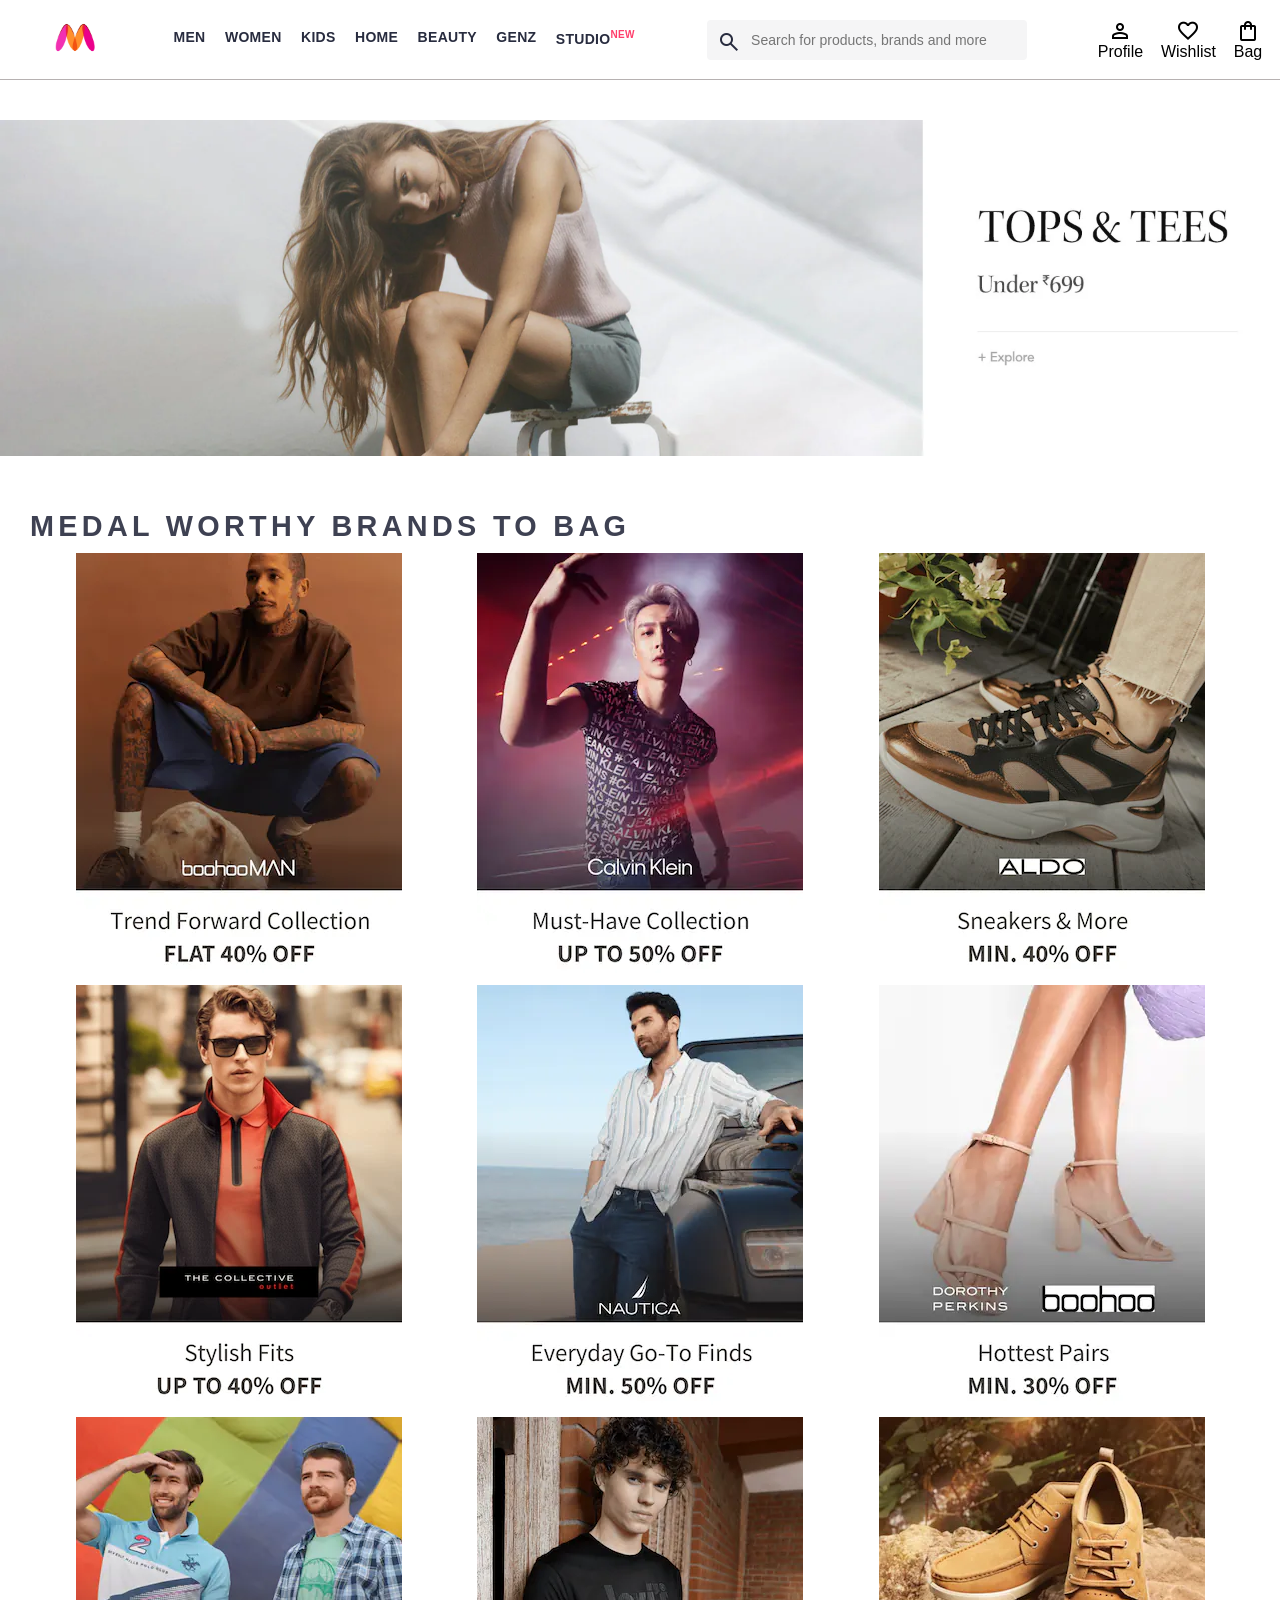
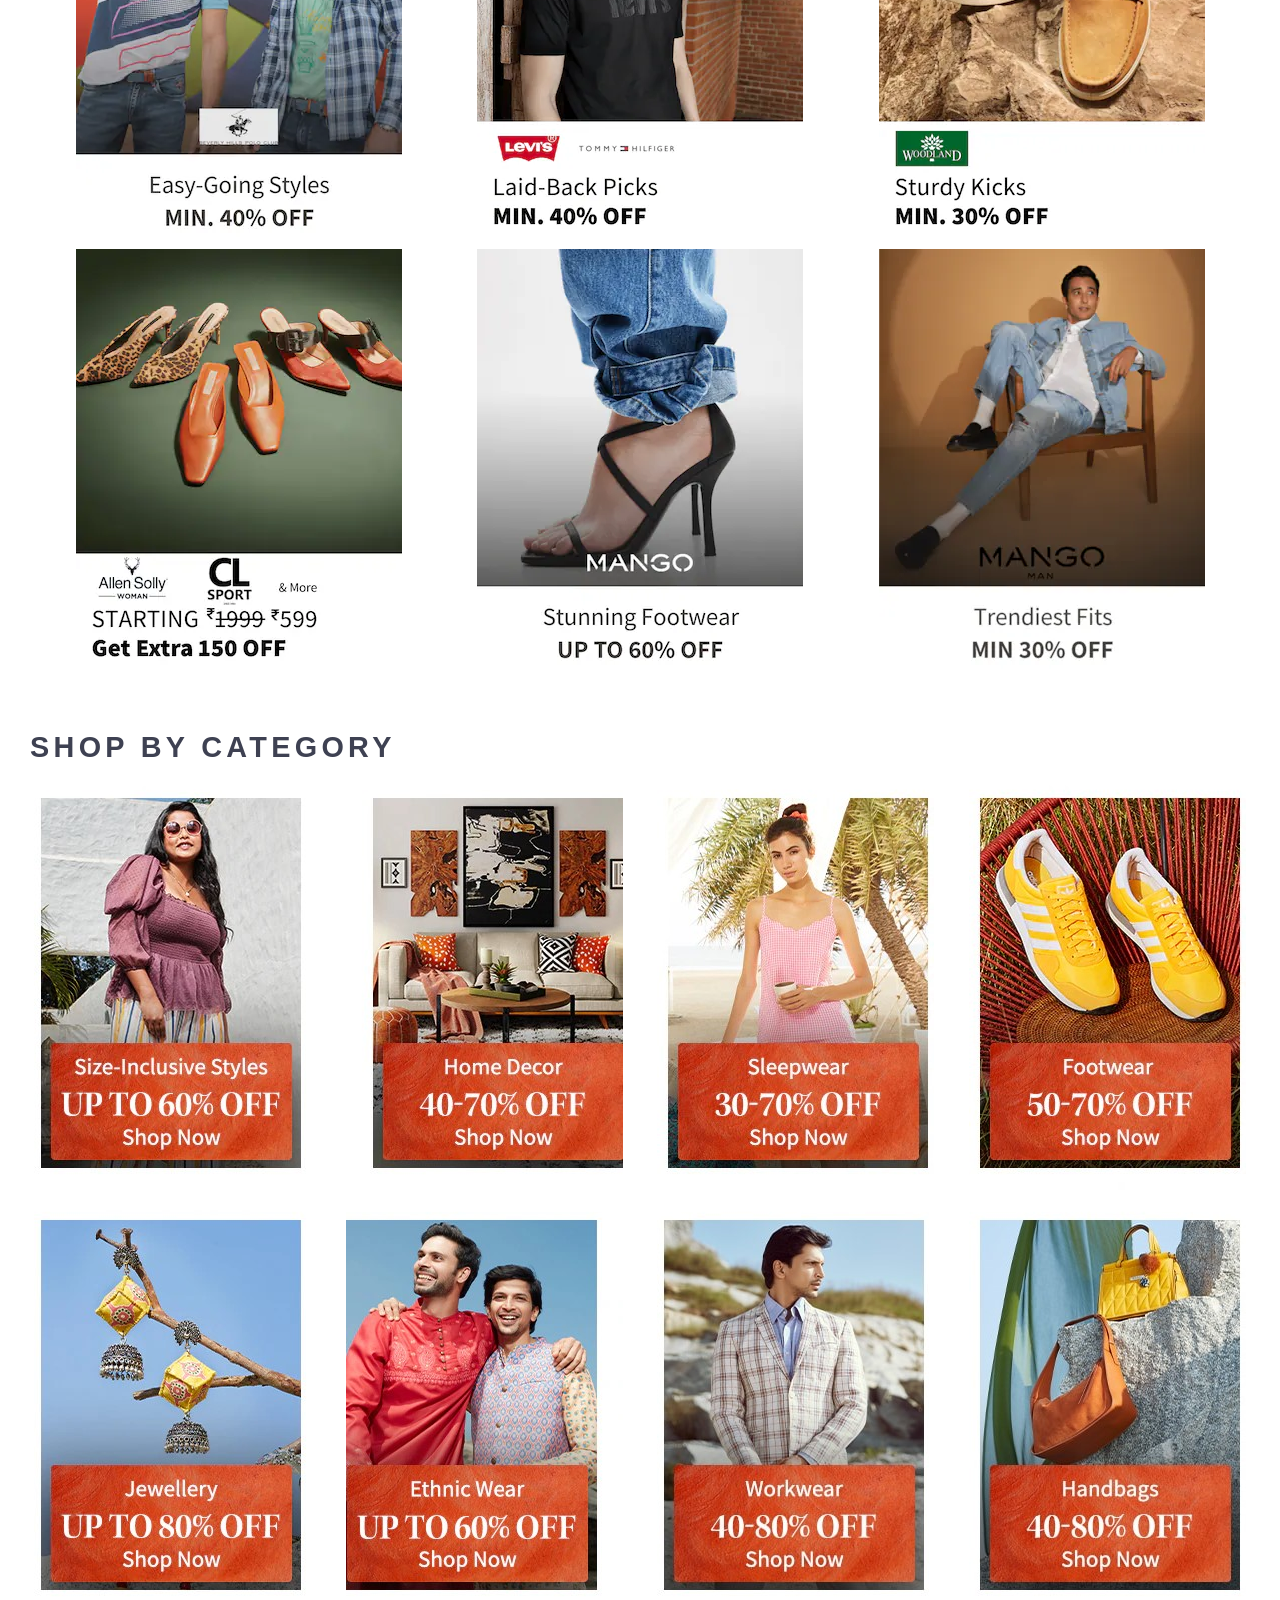
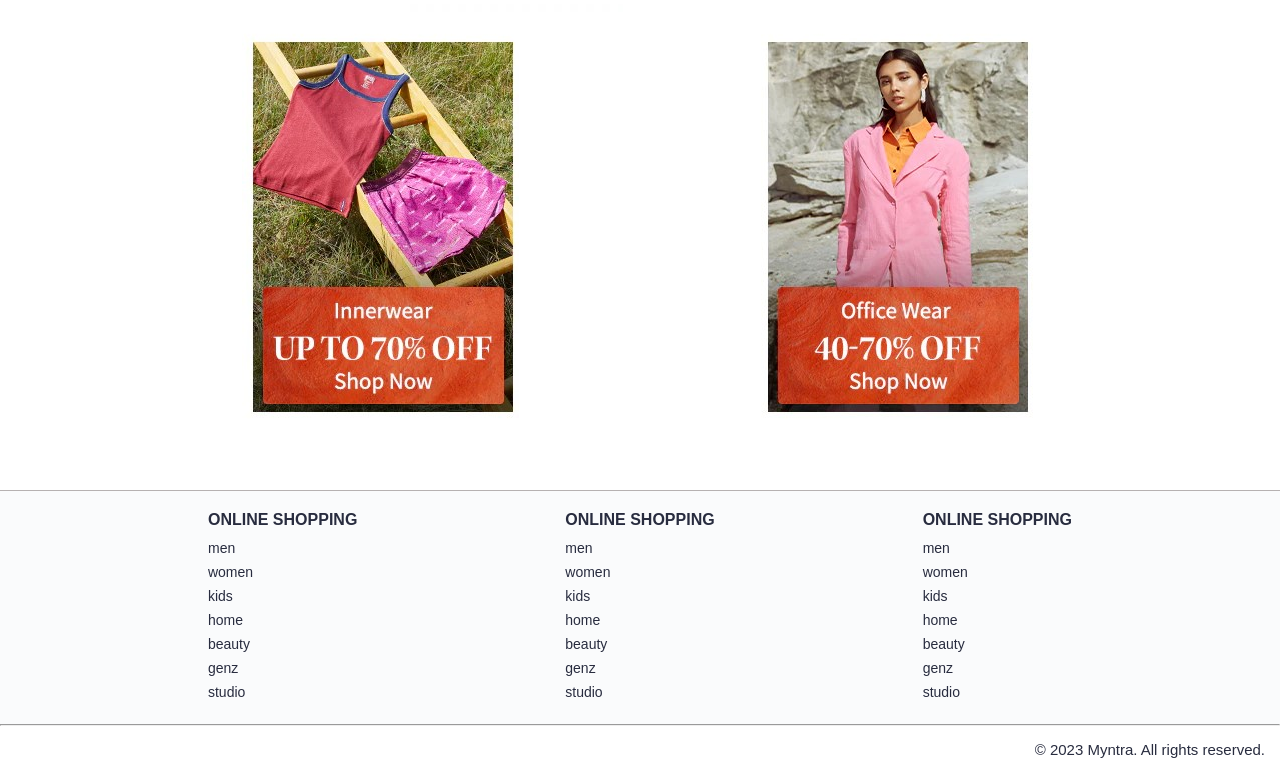
<file: index.html>
<!DOCTYPE html>
<html lang="en">
<head>
    <title>Document</title>
    <link rel="stylesheet" href="index.css">
<link rel="stylesheet"
href="https://fonts.googleapis.com/css2?family=Material+Symbols+Outlined">
</head>
<body>
    <header>
        <div class="logoContainer">
            <a href="#"><img src="assets/myntra_logo.webp" alt="Myntra Logo"></a>
        </div>
        <nav class="navBar">
            <a href="#">men</a>
            <a href="#">women</a>
            <a href="#">kids</a>
            <a href="#">home</a>
            <a href="#">beauty</a>
            <a href="#">genz</a>
            <a href="#">studio<sup>new</sup></a>

        </nav>
            <div class="searchBar">
                <span class="material-symbols-outlined searchIcon">search</span>
                <input class="searchBox" placeholder="Search for products, brands and more">
            </div>
        <div class="actionBar">
            <div class="actionContainer">
                <span class="material-symbols-outlined actionIcon">person</span>
                <span class="actionText">Profile</span>
            </div>
            <div class="actionContainer">
                <span class="material-symbols-outlined actionIcon">favorite</span>
                <span class="actionText">Wishlist</span>
            </div>
            <div class="actionContainer">
                <span class="material-symbols-outlined actionIcon">shopping_bag</span>
                <span class="actionText">Bag</span>
            </div>
        </div>
        </header>
    <main>
        <div class="bannerContainer">
            <img  class="bannerImage" src="assets/banner.jpg" alt="banner">
        </div>
        <div class="categoryHeading">medal worthy brands to bag</div>
        <div class="categoryItem">
            <a href="#"><img class="categoryImage" src="images/offers/1.png" ></a>
            <a href="#"><img class="categoryImage" src="images/offers/2.png" ></a>
            <a href="#"><img class="categoryImage" src="images/offers/3.png" ></a>
            <a href="#"><img class="categoryImage" src="images/offers/4.png" ></a>
            <a href="#"><img class="categoryImage" src="images/offers/5.png" ></a>
            <a href="#"><img class="categoryImage" src="images/offers/6.png" ></a>
            <a href="#"><img class="categoryImage" src="images/offers/7.png" ></a>
            <a href="#"><img class="categoryImage" src="images/offers/8.png" ></a>
            <a href="#"><img class="categoryImage" src="images/offers/9.png" ></a>
            <a href="#"><img class="categoryImage" src="images/offers/10.png" ></a>
            <a href="#"><img class="categoryImage" src="images/offers/11.png" ></a>
            <a href="#"><img class="categoryImage" src="images/offers/12.png" ></a>

        </div>
        <div class="categoryHeading">shop by category</div>
        <div class="categoryItem">
            <a href="#"><img class="categoryImage" src="images/categories/1.jpg" ></a>
            <a href="#"><img class="categoryImage" src="images/categories/2.jpg" ></a>
            <a href="#"><img class="categoryImage" src="images/categories/3.jpg" ></a>
            <a href="#"><img class="categoryImage" src="images/categories/4.jpg" ></a>
            <a href="#"><img class="categoryImage" src="images/categories/5.jpg" ></a>
            <a href="#"><img class="categoryImage" src="images/categories/6.jpg" ></a>
            <a href="#"><img class="categoryImage" src="images/categories/7.jpg" ></a>
            <a href="#"><img class="categoryImage" src="images/categories/8.jpg" ></a>
            <a href="#"><img class="categoryImage" src="images/categories/9.jpg" ></a>
            <a href="#"><img class="categoryImage" src="images/categories/10.jpg" ></a>

        </div>
    </main>
    <footer>
        <div class="footercontainer">
            <div class="footercolumn">
                <h3>ONLINE SHOPPING</h3>
                <a href="#">men</a>
                <a href="#">women</a>
                <a href="#">kids</a>
                <a href="#">home</a>
                <a href="#">beauty</a>
                <a href="#">genz</a>
                <a href="#">studio</a>
            </div> 
                 <div class="footercolumn">
                <h3>ONLINE SHOPPING</h3>
                <a href="#">men</a>
                <a href="#">women</a>
                <a href="#">kids</a>
                <a href="#">home</a>
                <a href="#">beauty</a>
                <a href="#">genz</a>
                <a href="#">studio</a>
            </div> 
                 <div class="footercolumn">
                <h3>ONLINE SHOPPING</h3>
                <a href="#">men</a>
                <a href="#">women</a>
                <a href="#">kids</a>
                <a href="#">home</a>
                <a href="#">beauty</a>
                <a href="#">genz</a>
                <a href="#">studio</a>
            </div> 
        </div>
        <hr>
        <div class="copyright">© 2023 Myntra. All rights reserved.</div>
     </footer>
</body>
</html>
</file>
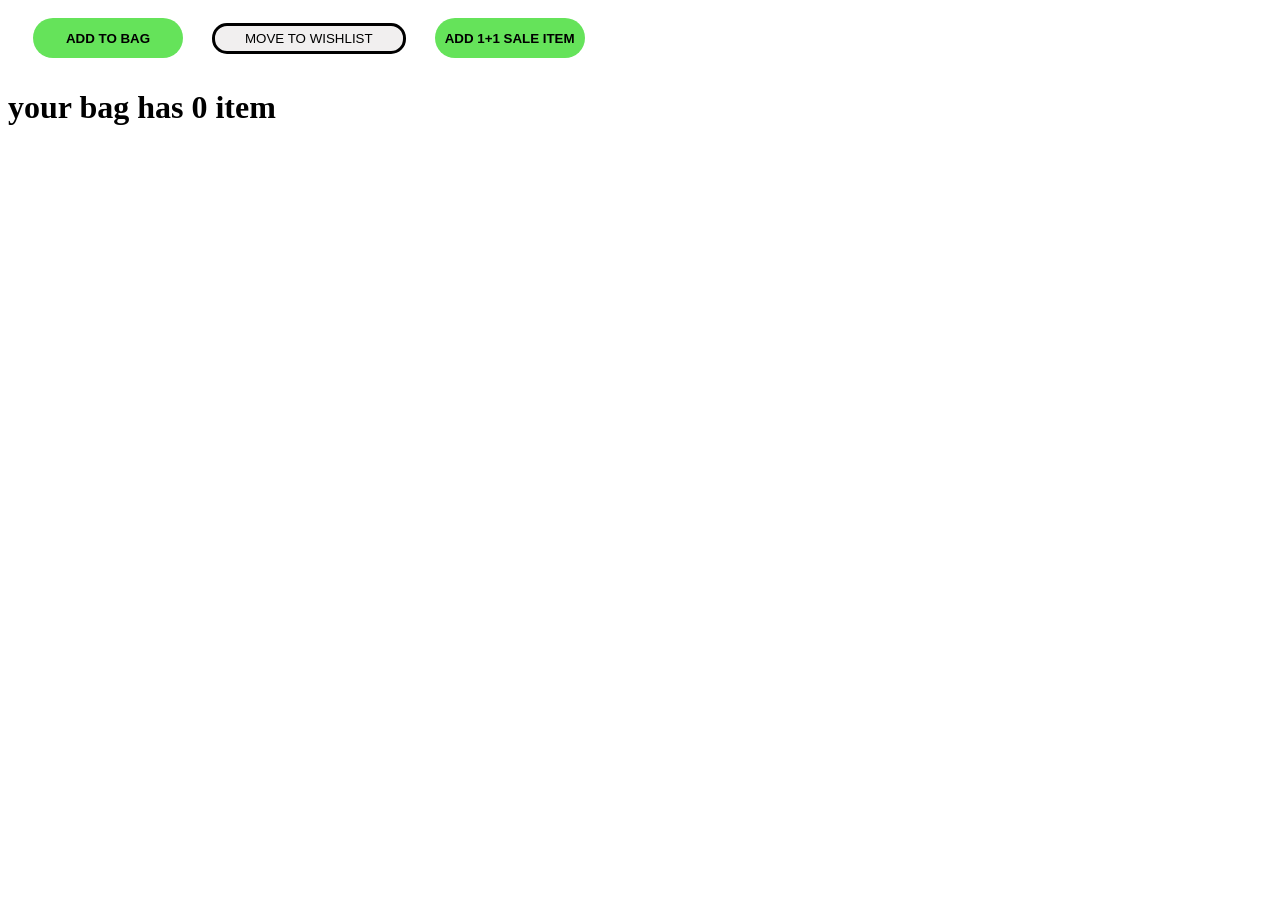
<file: practice.set/index.html>
<!DOCTYPE html>
<html lang="en">
<head>
    <title>Document</title>
    <style>
        .btn{
            height: 40px;
            width: 150px;
            margin: 10px 25px;
            font-weight: 700;
            padding: 0px 10px;
            text-transform: uppercase;
            background-color: #65e35a;
            border: none;
            border-radius: 20px;
        }
        .wish{
            font-weight: 300;
            padding: 5px 30px;
            text-transform: uppercase;
            background-color: rgb(241, 239, 239);
            border: 3px solid black;
            border-radius: 15px;
        }
        </style>
</head>
<body>
    <button class="btn" onclick="
        cartQuantity++;
        document.querySelector('#cartSummary').innerHTML=`your bag has ${cartQuantity} item`;">add to bag</button>
    <button class="wish" onclick="
        cartQuantity--;
        document.querySelector('#cartSummary').innerHTML=`your bag has ${cartQuantity} item`;"> move to wishlist</button>
    <button class="btn" onclick="
        cartQuantity+=2;
        document.querySelector('#cartSummary').innerHTML=`your bag has ${cartQuantity} item`;">add 1+1 sale item</button>
    <h1 id="cartSummary">your bag has 2 item</h1>
    <script>
        let cartQuantity=0;
        document.querySelector('#cartSummary').innerHTML=`your bag has ${cartQuantity} item`;
    </script>
</body>
</html>
</file>
<file: index.css>
*{
    margin:0;
    padding:0;
    font-family: Figtree-Regular, -apple-system, BlinkMacSystemFont, Segoe UI, Roboto, Helvetica, Arial, sans-serif;
    box-sizing: border-box;
}
.logoContainer img{
    width:50px;
}
.logoContainer{
    margin-left: 4%;
}
header{
    display:flex;
    height:80px;
    background-color: #ffffff;
    justify-content: space-between;
    align-items: center;
    border-bottom: 1px solid #b6b1b1
}
nav{
    display:flex;
    justify-content: space-evenly;
    min-width: 500px;
}
nav a{
    font-weight: 600;
    color: #282c3f;
    text-transform: uppercase;
    text-decoration: none;
    font-size: 14px;
    letter-spacing: 0.3px;
    padding: 28px 0;
    border-bottom: 4px solid #ffffff;
}
nav a:hover{
    border-bottom: 4px solid #ff3f6c;
}
nav a sup{
        color: #ff3f6c;
        font-size: 10px;
}
.action{
    margin-right: 4%;
}
.searchBox{
    color: #696e79;
    background: #f5f5f6;
    flex-grow: 1;
    height: 40px;
    border-radius: 0px 4px 4px 0px;
    border: none;
    font-size: 14px
}
.searchBar{
    display: flex;
    height: 40px;
    min-width: 250px;
    width: 25%;
    align-items: center;
}
.searchIcon{
    background: #f5f5f6;
    box-sizing: content-box;
    height: 20px;
    padding: 10px;
    color: #282c3f;
    border-radius: 4px 0px 0px 4px;
    font-weight: 200;

}
.actionBar{
    display:flex;
    align-items: center;
    min-width: 200px;
    justify-content: space-evenly;
}

.actionContainer{
    display:flex;
    flex-direction: column;
    align-items: center;
}

.bannerContainer{
    margin:40px 0;
}
.bannerImage{
    width: 100%;
}
.categoryHeading{
    text-transform: uppercase;
    color: #3e4152;
    letter-spacing: .15em;
    font-size: 1.8em;
    margin: 50px 0 10px 30px;
    max-height: 5em;
    font-weight: 700;
}
.categoryItem{
    display:flex;
    flex-wrap: wrap;
    justify-content: space-evenly;
    margin-bottom: 50px;
}
.footercontainer{
    display:flex;
    justify-content: space-evenly;
    background-color: #FAFBFC;
    border-top: 1px solid #b6b1b1
}
.footercolumn{
    display:flex;
    flex-direction: column;
    margin: 20px 0;
}
.footercolumn h3{
    color: #282c3f;
    font-size: 16px;
    margin-bottom: 7px;
}
.footercolumn a{
    text-decoration: none;
    color: #282c3f;
    font-size: 14px;
    margin: 4px 0;
}
.copyright{
    text-align: end;
    color: #282c3f;
    font-size: 15px;
    padding: 15px;
}
</file>
